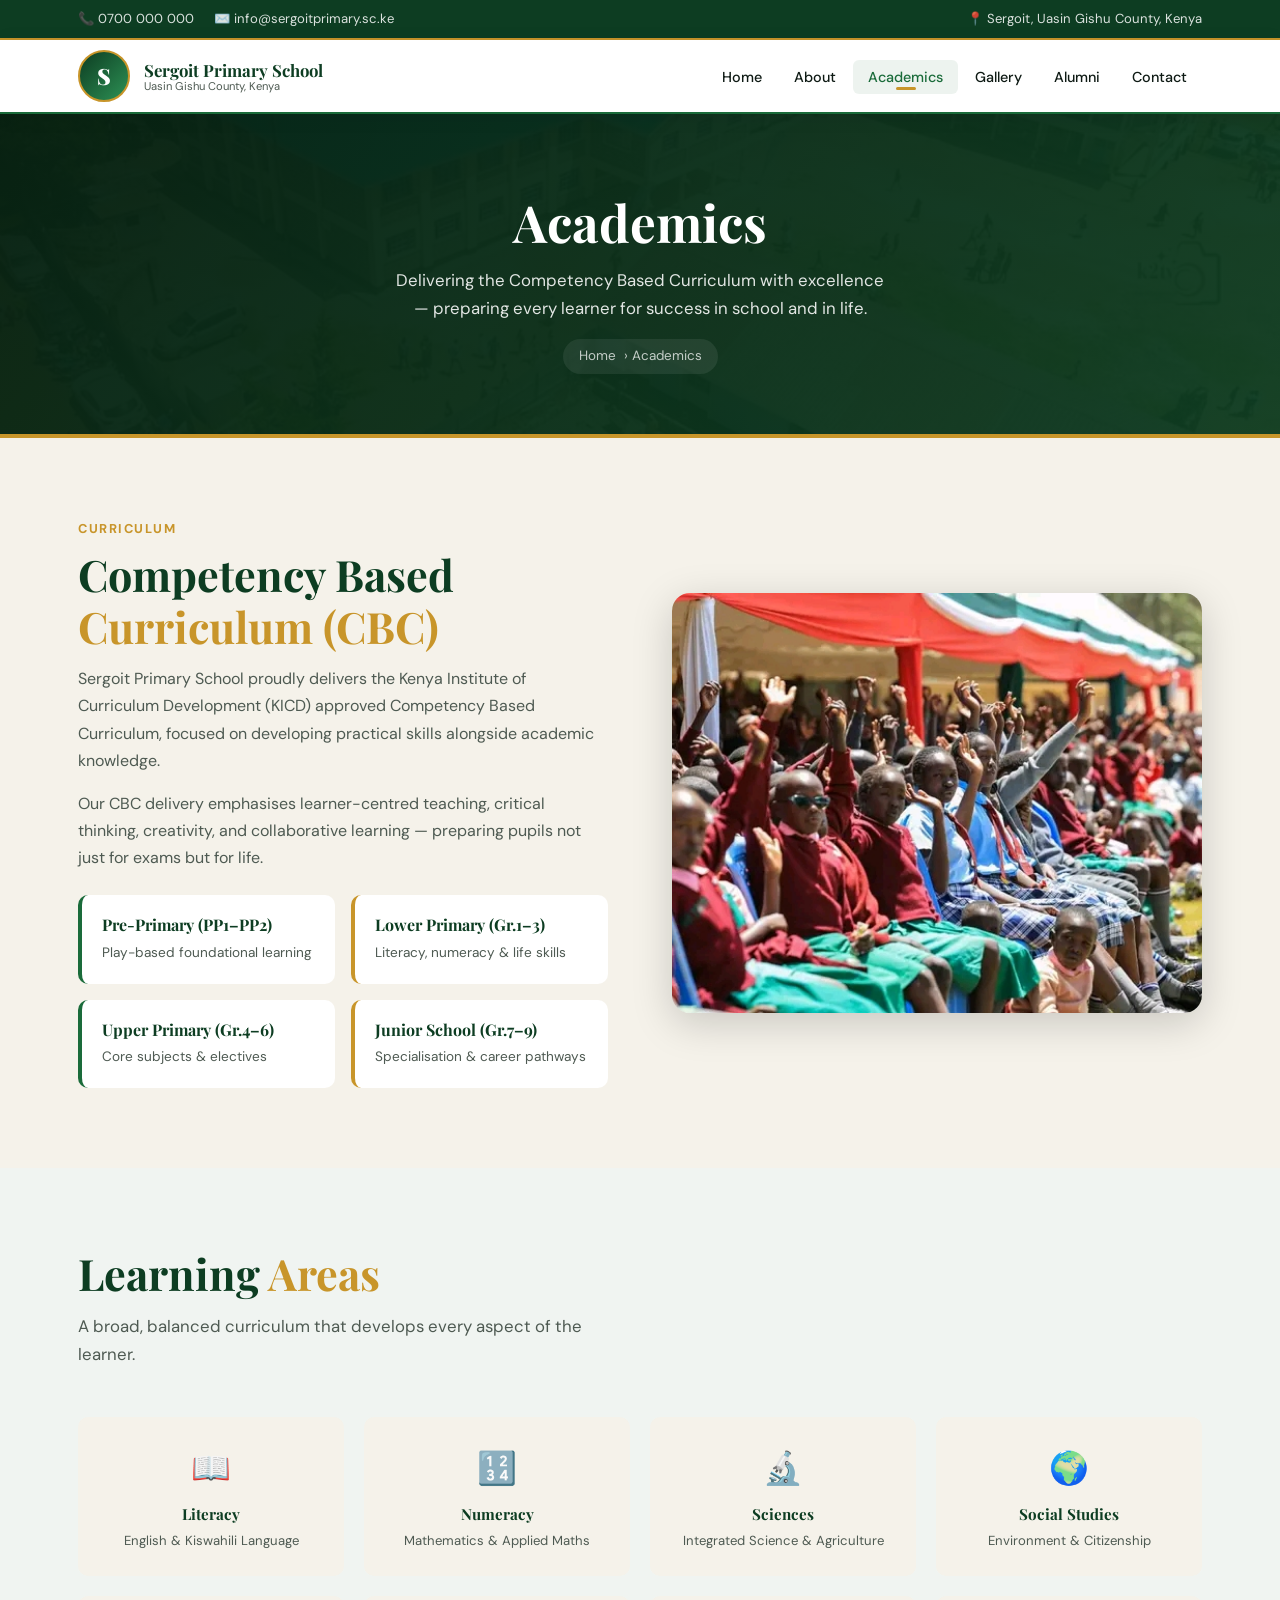
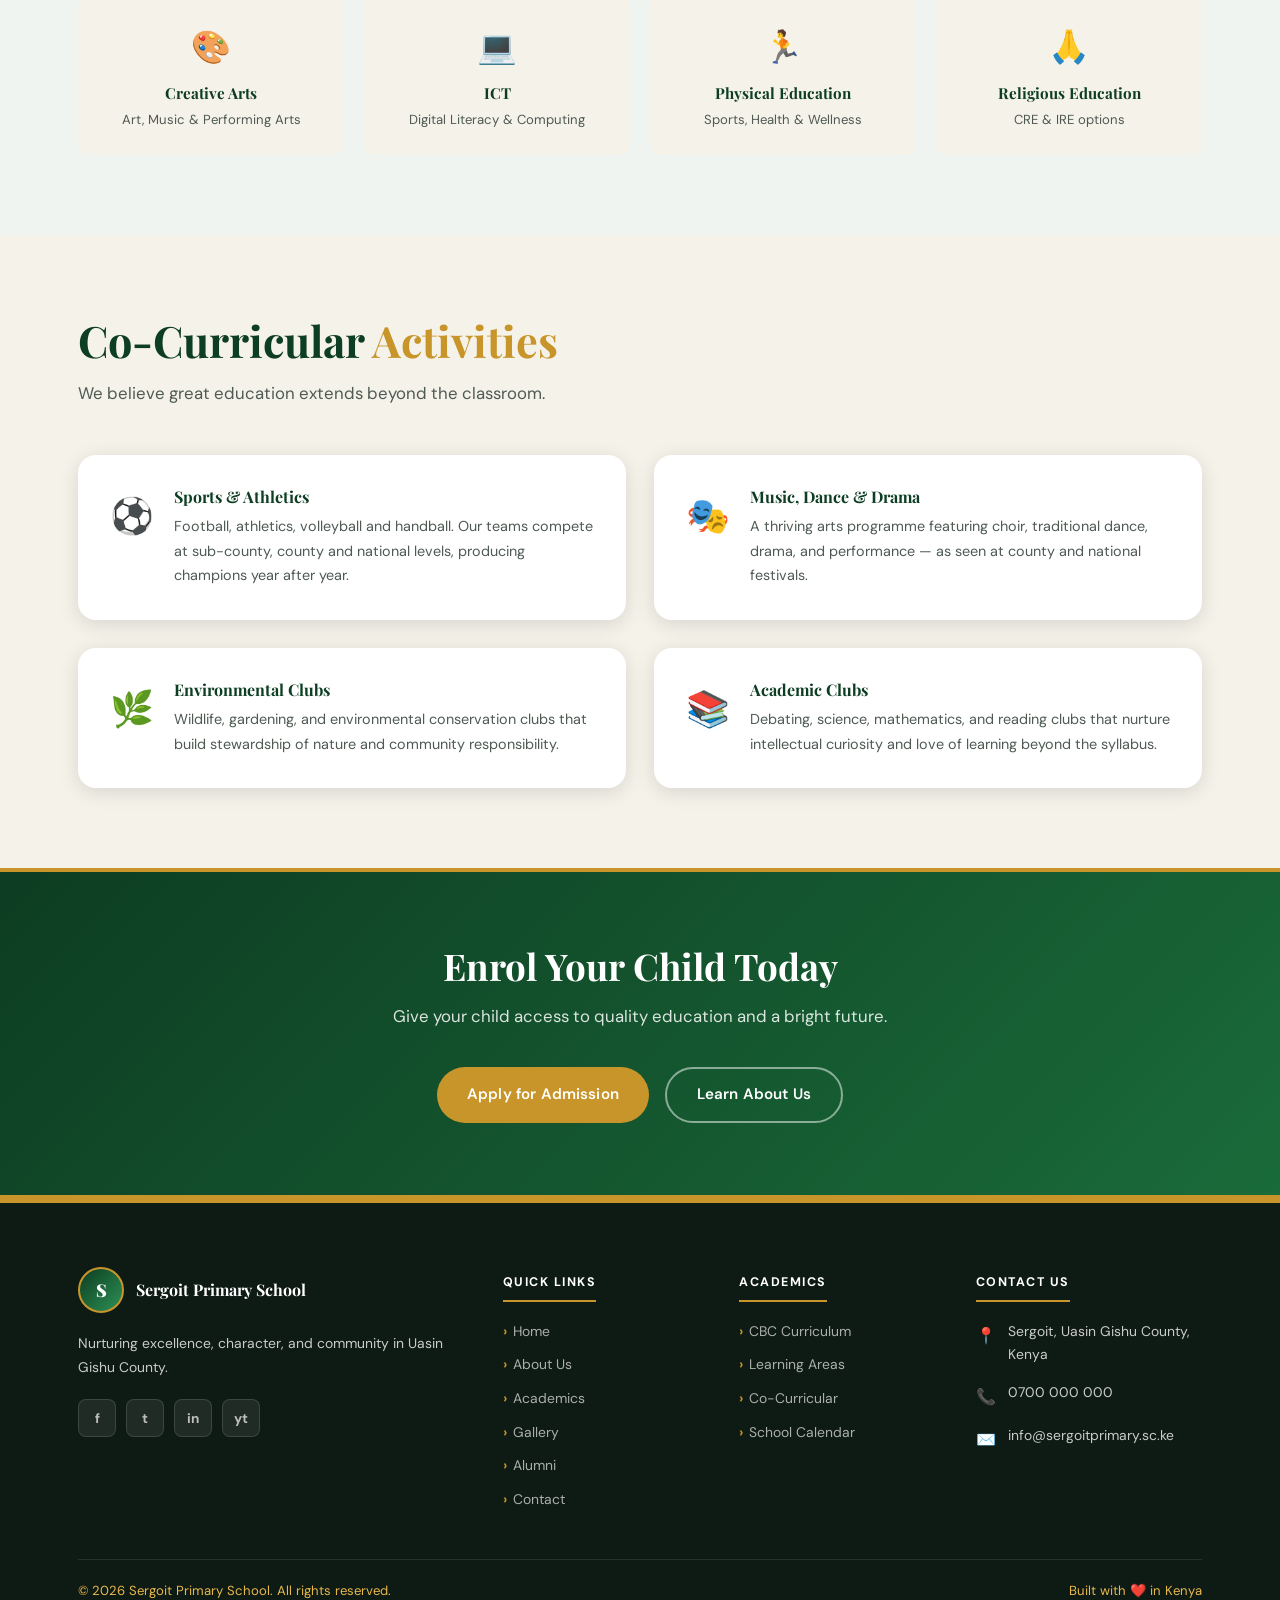
<file: academics.html>
<!DOCTYPE html>
<html lang="en">
<head>
  <meta charset="UTF-8">
  <meta name="viewport" content="width=device-width, initial-scale=1.0">
  <title>Academics — Sergoit Primary School</title>
  <link rel="stylesheet" href="css/style.css">
</head>
<body>

<div class="topbar">
  <div class="container">
    <div class="topbar-left">
      <span>📞 0700 000 000</span>
      <span>✉️ info@sergoitprimary.sc.ke</span>
    </div>
    <div class="topbar-right">
      <span>📍 Sergoit, Uasin Gishu County, Kenya</span>
    </div>
  </div>
</div>

<nav class="navbar">
  <div class="container">
    <a href="index.html" class="nav-brand">
      <div class="nav-logo">S</div>
      <div class="nav-name">Sergoit Primary School <span>Uasin Gishu County, Kenya</span></div>
    </a>
    <ul class="nav-links">
      <li><a href="index.html">Home</a></li>
      <li><a href="about.html">About</a></li>
      <li><a href="academics.html" class="active">Academics</a></li>
      <li><a href="gallery.html">Gallery</a></li>
      <li><a href="alumni.html">Alumni</a></li>
      <li><a href="contact.html">Contact</a></li>
    </ul>
    <div class="hamburger"><span></span><span></span><span></span></div>
  </div>
</nav>

<section class="page-hero">
  <div class="container">
    <h1>Academics</h1>
    <p>Delivering the Competency Based Curriculum with excellence — preparing every learner for success in school and in life.</p>
    <div class="breadcrumb"><a href="index.html">Home</a> › Academics</div>
  </div>
</section>

<!-- CBC Overview -->
<section class="section" style="background:var(--cream)">
  <div class="container">
    <div style="display:grid;grid-template-columns:1fr 1fr;gap:64px;align-items:center">
      <div>
        <div class="label" style="text-transform:uppercase;letter-spacing:.12em;font-size:.8rem;color:var(--gold);font-weight:700;margin-bottom:10px">Curriculum</div>
        <h2 class="section-title">Competency Based <span class="accent">Curriculum (CBC)</span></h2>
        <p style="color:var(--gray);margin-bottom:16px">Sergoit Primary School proudly delivers the Kenya Institute of Curriculum Development (KICD) approved Competency Based Curriculum, focused on developing practical skills alongside academic knowledge.</p>
        <p style="color:var(--gray);margin-bottom:16px">Our CBC delivery emphasises learner-centred teaching, critical thinking, creativity, and collaborative learning — preparing pupils not just for exams but for life.</p>
        <div style="display:grid;grid-template-columns:1fr 1fr;gap:16px;margin-top:24px">
          <div style="background:var(--white);padding:20px;border-radius:var(--radius);border-left:4px solid var(--green)">
            <h4 style="font-size:1rem;color:var(--green-dark);margin-bottom:6px">Pre-Primary (PP1–PP2)</h4>
            <p style="font-size:.85rem;color:var(--gray)">Play-based foundational learning</p>
          </div>
          <div style="background:var(--white);padding:20px;border-radius:var(--radius);border-left:4px solid var(--gold)">
            <h4 style="font-size:1rem;color:var(--green-dark);margin-bottom:6px">Lower Primary (Gr.1–3)</h4>
            <p style="font-size:.85rem;color:var(--gray)">Literacy, numeracy & life skills</p>
          </div>
          <div style="background:var(--white);padding:20px;border-radius:var(--radius);border-left:4px solid var(--green)">
            <h4 style="font-size:1rem;color:var(--green-dark);margin-bottom:6px">Upper Primary (Gr.4–6)</h4>
            <p style="font-size:.85rem;color:var(--gray)">Core subjects & electives</p>
          </div>
          <div style="background:var(--white);padding:20px;border-radius:var(--radius);border-left:4px solid var(--gold)">
            <h4 style="font-size:1rem;color:var(--green-dark);margin-bottom:6px">Junior School (Gr.7–9)</h4>
            <p style="font-size:.85rem;color:var(--gray)">Specialisation & career pathways</p>
          </div>
        </div>
      </div>
      <div>
        <img src="images/img3.jpg" alt="Students Learning" style="border-radius:var(--radius-lg);width:100%;height:420px;object-fit:cover;box-shadow:var(--shadow-lg)">
      </div>
    </div>
  </div>
</section>

<!-- Subjects -->
<section class="section">
  <div class="container">
    <h2 class="section-title">Learning <span class="accent">Areas</span></h2>
    <p class="section-subtitle">A broad, balanced curriculum that develops every aspect of the learner.</p>
    <div style="display:grid;grid-template-columns:repeat(4,1fr);gap:20px;margin-top:40px">
      <div style="background:var(--cream);padding:24px;border-radius:var(--radius);text-align:center">
        <div style="font-size:2rem;margin-bottom:10px">📖</div>
        <h4 style="font-size:.95rem;color:var(--green-dark);margin-bottom:6px">Literacy</h4>
        <p style="font-size:.82rem;color:var(--gray)">English & Kiswahili Language</p>
      </div>
      <div style="background:var(--cream);padding:24px;border-radius:var(--radius);text-align:center">
        <div style="font-size:2rem;margin-bottom:10px">🔢</div>
        <h4 style="font-size:.95rem;color:var(--green-dark);margin-bottom:6px">Numeracy</h4>
        <p style="font-size:.82rem;color:var(--gray)">Mathematics & Applied Maths</p>
      </div>
      <div style="background:var(--cream);padding:24px;border-radius:var(--radius);text-align:center">
        <div style="font-size:2rem;margin-bottom:10px">🔬</div>
        <h4 style="font-size:.95rem;color:var(--green-dark);margin-bottom:6px">Sciences</h4>
        <p style="font-size:.82rem;color:var(--gray)">Integrated Science & Agriculture</p>
      </div>
      <div style="background:var(--cream);padding:24px;border-radius:var(--radius);text-align:center">
        <div style="font-size:2rem;margin-bottom:10px">🌍</div>
        <h4 style="font-size:.95rem;color:var(--green-dark);margin-bottom:6px">Social Studies</h4>
        <p style="font-size:.82rem;color:var(--gray)">Environment & Citizenship</p>
      </div>
      <div style="background:var(--cream);padding:24px;border-radius:var(--radius);text-align:center">
        <div style="font-size:2rem;margin-bottom:10px">🎨</div>
        <h4 style="font-size:.95rem;color:var(--green-dark);margin-bottom:6px">Creative Arts</h4>
        <p style="font-size:.82rem;color:var(--gray)">Art, Music & Performing Arts</p>
      </div>
      <div style="background:var(--cream);padding:24px;border-radius:var(--radius);text-align:center">
        <div style="font-size:2rem;margin-bottom:10px">💻</div>
        <h4 style="font-size:.95rem;color:var(--green-dark);margin-bottom:6px">ICT</h4>
        <p style="font-size:.82rem;color:var(--gray)">Digital Literacy & Computing</p>
      </div>
      <div style="background:var(--cream);padding:24px;border-radius:var(--radius);text-align:center">
        <div style="font-size:2rem;margin-bottom:10px">🏃</div>
        <h4 style="font-size:.95rem;color:var(--green-dark);margin-bottom:6px">Physical Education</h4>
        <p style="font-size:.82rem;color:var(--gray)">Sports, Health & Wellness</p>
      </div>
      <div style="background:var(--cream);padding:24px;border-radius:var(--radius);text-align:center">
        <div style="font-size:2rem;margin-bottom:10px">🙏</div>
        <h4 style="font-size:.95rem;color:var(--green-dark);margin-bottom:6px">Religious Education</h4>
        <p style="font-size:.82rem;color:var(--gray)">CRE & IRE options</p>
      </div>
    </div>
  </div>
</section>

<!-- Co-Curricular -->
<section class="section" style="background:var(--cream)">
  <div class="container">
    <h2 class="section-title">Co-Curricular <span class="accent">Activities</span></h2>
    <p class="section-subtitle">We believe great education extends beyond the classroom.</p>
    <div style="display:grid;grid-template-columns:1fr 1fr;gap:28px;margin-top:40px">
      <div style="background:var(--white);padding:32px;border-radius:var(--radius-lg);box-shadow:var(--shadow);display:flex;gap:20px;align-items:flex-start">
        <div style="font-size:2.2rem;flex-shrink:0">⚽</div>
        <div>
          <h4 style="color:var(--green-dark);margin-bottom:8px">Sports & Athletics</h4>
          <p style="color:var(--gray);font-size:.9rem">Football, athletics, volleyball and handball. Our teams compete at sub-county, county and national levels, producing champions year after year.</p>
        </div>
      </div>
      <div style="background:var(--white);padding:32px;border-radius:var(--radius-lg);box-shadow:var(--shadow);display:flex;gap:20px;align-items:flex-start">
        <div style="font-size:2.2rem;flex-shrink:0">🎭</div>
        <div>
          <h4 style="color:var(--green-dark);margin-bottom:8px">Music, Dance & Drama</h4>
          <p style="color:var(--gray);font-size:.9rem">A thriving arts programme featuring choir, traditional dance, drama, and performance — as seen at county and national festivals.</p>
        </div>
      </div>
      <div style="background:var(--white);padding:32px;border-radius:var(--radius-lg);box-shadow:var(--shadow);display:flex;gap:20px;align-items:flex-start">
        <div style="font-size:2.2rem;flex-shrink:0">🌿</div>
        <div>
          <h4 style="color:var(--green-dark);margin-bottom:8px">Environmental Clubs</h4>
          <p style="color:var(--gray);font-size:.9rem">Wildlife, gardening, and environmental conservation clubs that build stewardship of nature and community responsibility.</p>
        </div>
      </div>
      <div style="background:var(--white);padding:32px;border-radius:var(--radius-lg);box-shadow:var(--shadow);display:flex;gap:20px;align-items:flex-start">
        <div style="font-size:2.2rem;flex-shrink:0">📚</div>
        <div>
          <h4 style="color:var(--green-dark);margin-bottom:8px">Academic Clubs</h4>
          <p style="color:var(--gray);font-size:.9rem">Debating, science, mathematics, and reading clubs that nurture intellectual curiosity and love of learning beyond the syllabus.</p>
        </div>
      </div>
    </div>
  </div>
</section>

<section class="cta-band">
  <div class="container">
    <h2>Enrol Your Child Today</h2>
    <p>Give your child access to quality education and a bright future.</p>
    <div class="cta-actions">
      <a href="contact.html" class="btn btn-gold">Apply for Admission</a>
      <a href="about.html" class="btn btn-outline" style="color:#fff;border-color:rgba(255,255,255,0.5)">Learn About Us</a>
    </div>
  </div>
</section>

<footer>
  <div class="container">
    <div class="footer-grid">
      <div class="footer-brand">
        <div class="footer-logo">
          <div class="footer-logo-circle">S</div>
          <div class="footer-logo-text">Sergoit Primary School</div>
        </div>
        <p>Nurturing excellence, character, and community in Uasin Gishu County.</p>
        <div class="footer-social">
          <a href="#" class="social-link">f</a>
          <a href="#" class="social-link">t</a>
          <a href="#" class="social-link">in</a>
          <a href="#" class="social-link">yt</a>
        </div>
      </div>
      <div class="footer-col">
        <h5>Quick Links</h5>
        <ul>
          <li><a href="index.html">Home</a></li>
          <li><a href="about.html">About Us</a></li>
          <li><a href="academics.html">Academics</a></li>
          <li><a href="gallery.html">Gallery</a></li>
          <li><a href="alumni.html">Alumni</a></li>
          <li><a href="contact.html">Contact</a></li>
        </ul>
      </div>
      <div class="footer-col">
        <h5>Academics</h5>
        <ul>
          <li><a href="#">CBC Curriculum</a></li>
          <li><a href="#">Learning Areas</a></li>
          <li><a href="#">Co-Curricular</a></li>
          <li><a href="#">School Calendar</a></li>
        </ul>
      </div>
      <div class="footer-col">
        <h5>Contact Us</h5>
        <div class="footer-contact-item"><span class="icon">📍</span><span>Sergoit, Uasin Gishu County, Kenya</span></div>
        <div class="footer-contact-item"><span class="icon">📞</span><span>0700 000 000</span></div>
        <div class="footer-contact-item"><span class="icon">✉️</span><span>info@sergoitprimary.sc.ke</span></div>
      </div>
    </div>
    <div class="footer-bottom">
      <span>© <span id="year"></span> Sergoit Primary School. All rights reserved.</span>
      <span>Built with ❤️ in <span>Kenya</span></span>
    </div>
  </div>
</footer>

<script src="js/main.js"></script>
</body>
</html>
</file>
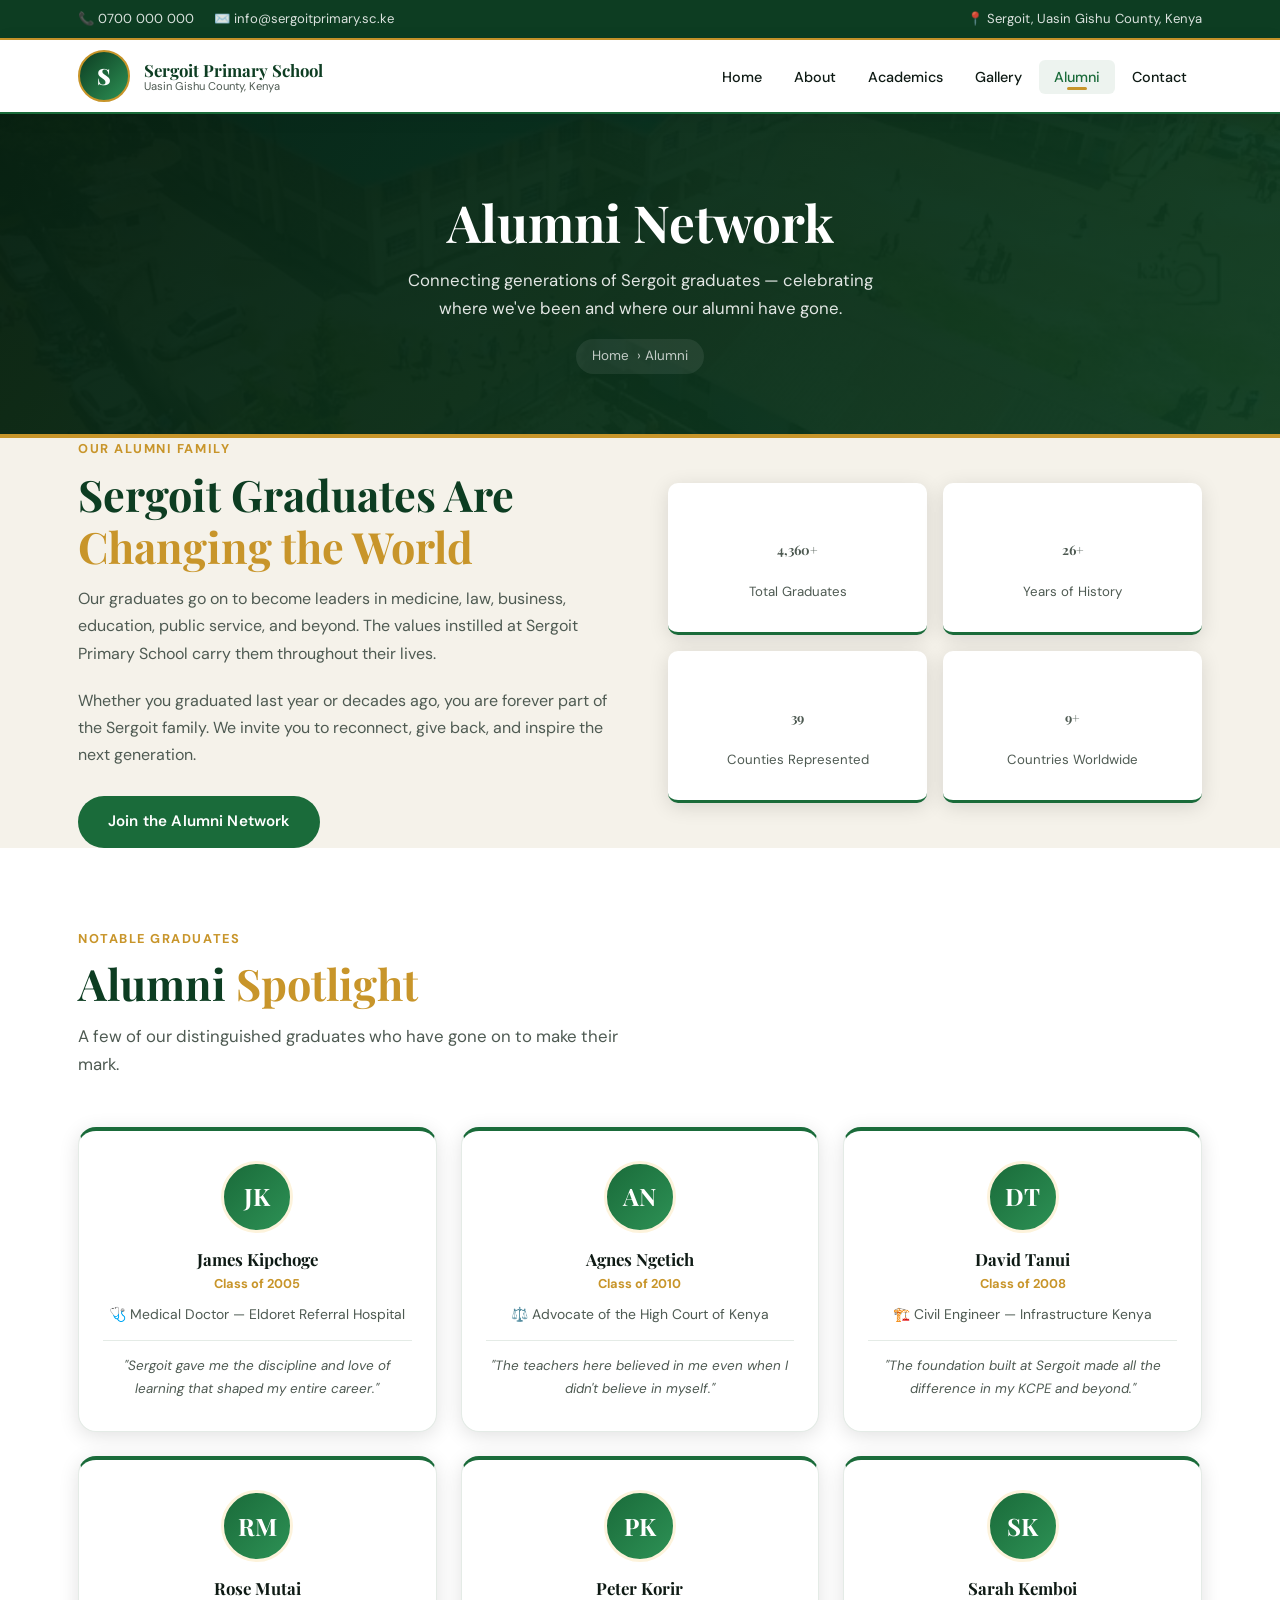
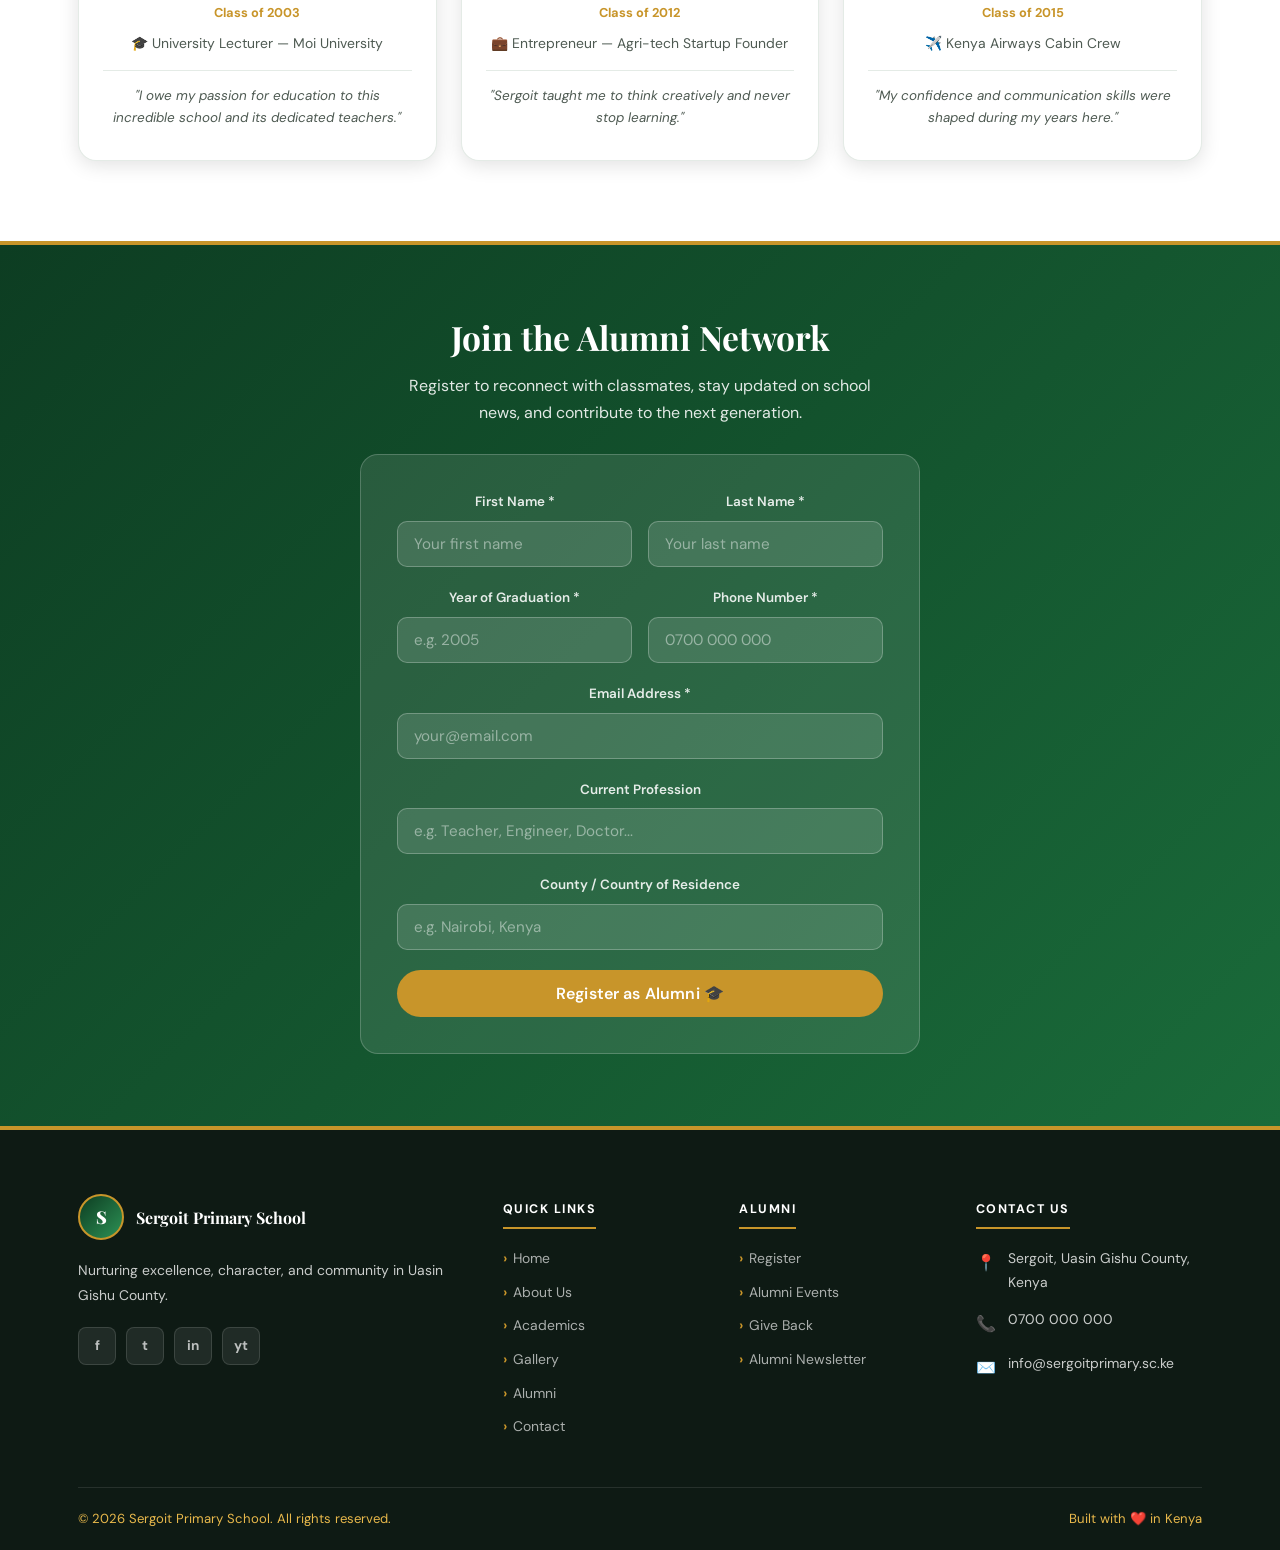
<file: alumni.html>
<!DOCTYPE html>
<html lang="en">
<head>
  <meta charset="UTF-8">
  <meta name="viewport" content="width=device-width, initial-scale=1.0">
  <title>Alumni — Sergoit Primary School</title>
  <link rel="stylesheet" href="css/style.css">
</head>
<body>

<div class="topbar">
  <div class="container">
    <div class="topbar-left">
      <span>📞 0700 000 000</span>
      <span>✉️ info@sergoitprimary.sc.ke</span>
    </div>
    <div class="topbar-right">
      <span>📍 Sergoit, Uasin Gishu County, Kenya</span>
    </div>
  </div>
</div>

<nav class="navbar">
  <div class="container">
    <a href="index.html" class="nav-brand">
      <div class="nav-logo">S</div>
      <div class="nav-name">Sergoit Primary School <span>Uasin Gishu County, Kenya</span></div>
    </a>
    <ul class="nav-links">
      <li><a href="index.html">Home</a></li>
      <li><a href="about.html">About</a></li>
      <li><a href="academics.html">Academics</a></li>
      <li><a href="gallery.html">Gallery</a></li>
      <li><a href="alumni.html" class="active">Alumni</a></li>
      <li><a href="contact.html">Contact</a></li>
    </ul>
    <div class="hamburger"><span></span><span></span><span></span></div>
  </div>
</nav>

<section class="page-hero">
  <div class="container">
    <h1>Alumni Network</h1>
    <p>Connecting generations of Sergoit graduates — celebrating where we've been and where our alumni have gone.</p>
    <div class="breadcrumb"><a href="index.html">Home</a> › Alumni</div>
  </div>
</section>

<!-- Alumni Intro -->
<section class="alumni-intro">
  <div class="container">
    <div>
      <div class="label" style="text-transform:uppercase;letter-spacing:.12em;font-size:.8rem;color:var(--gold);font-weight:700;margin-bottom:10px">Our Alumni Family</div>
      <h2 class="section-title">Sergoit Graduates Are <span class="accent">Changing the World</span></h2>
      <p style="color:var(--gray);margin-bottom:20px">Our graduates go on to become leaders in medicine, law, business, education, public service, and beyond. The values instilled at Sergoit Primary School carry them throughout their lives.</p>
      <p style="color:var(--gray);margin-bottom:28px">Whether you graduated last year or decades ago, you are forever part of the Sergoit family. We invite you to reconnect, give back, and inspire the next generation.</p>
      <a href="#register" class="btn btn-primary">Join the Alumni Network</a>
    </div>
    <div class="alumni-stats-grid">
      <div class="alumni-stat-card">
        <strong><span class="counter" data-target="5000" data-suffix="+">0</span></strong>
        <span>Total Graduates</span>
      </div>
      <div class="alumni-stat-card">
        <strong><span class="counter" data-target="30" data-suffix="+">0</span></strong>
        <span>Years of History</span>
      </div>
      <div class="alumni-stat-card">
        <strong><span class="counter" data-target="47">0</span></strong>
        <span>Counties Represented</span>
      </div>
      <div class="alumni-stat-card">
        <strong><span class="counter" data-target="12" data-suffix="+">0</span></strong>
        <span>Countries Worldwide</span>
      </div>
    </div>
  </div>
</section>

<!-- Notable Alumni -->
<section class="section" style="background:var(--white)">
  <div class="container">
    <div class="label" style="text-transform:uppercase;letter-spacing:.12em;font-size:.8rem;color:var(--gold);font-weight:700;margin-bottom:8px">Notable Graduates</div>
    <h2 class="section-title">Alumni <span class="accent">Spotlight</span></h2>
    <p class="section-subtitle">A few of our distinguished graduates who have gone on to make their mark.</p>
    <div class="alumni-card-grid">
      <div class="alumni-card">
        <div class="alumni-avatar">JK</div>
        <h4>James Kipchoge</h4>
        <div class="year">Class of 2005</div>
        <div class="career">🩺 Medical Doctor — Eldoret Referral Hospital</div>
        <div class="quote">"Sergoit gave me the discipline and love of learning that shaped my entire career."</div>
      </div>
      <div class="alumni-card">
        <div class="alumni-avatar">AN</div>
        <h4>Agnes Ngetich</h4>
        <div class="year">Class of 2010</div>
        <div class="career">⚖️ Advocate of the High Court of Kenya</div>
        <div class="quote">"The teachers here believed in me even when I didn't believe in myself."</div>
      </div>
      <div class="alumni-card">
        <div class="alumni-avatar">DT</div>
        <h4>David Tanui</h4>
        <div class="year">Class of 2008</div>
        <div class="career">🏗️ Civil Engineer — Infrastructure Kenya</div>
        <div class="quote">"The foundation built at Sergoit made all the difference in my KCPE and beyond."</div>
      </div>
      <div class="alumni-card">
        <div class="alumni-avatar">RM</div>
        <h4>Rose Mutai</h4>
        <div class="year">Class of 2003</div>
        <div class="career">🎓 University Lecturer — Moi University</div>
        <div class="quote">"I owe my passion for education to this incredible school and its dedicated teachers."</div>
      </div>
      <div class="alumni-card">
        <div class="alumni-avatar">PK</div>
        <h4>Peter Korir</h4>
        <div class="year">Class of 2012</div>
        <div class="career">💼 Entrepreneur — Agri-tech Startup Founder</div>
        <div class="quote">"Sergoit taught me to think creatively and never stop learning."</div>
      </div>
      <div class="alumni-card">
        <div class="alumni-avatar">SK</div>
        <h4>Sarah Kemboi</h4>
        <div class="year">Class of 2015</div>
        <div class="career">✈️ Kenya Airways Cabin Crew</div>
        <div class="quote">"My confidence and communication skills were shaped during my years here."</div>
      </div>
    </div>
  </div>
</section>

<!-- Alumni Registration -->
<section class="alumni-reg" id="register">
  <div class="container">
    <h2>Join the Alumni Network</h2>
    <p>Register to reconnect with classmates, stay updated on school news, and contribute to the next generation.</p>
    <div class="alumni-form">
      <form id="alumni-form">
        <div class="form-row">
          <div class="form-group">
            <label for="a-fname">First Name *</label>
            <input type="text" id="a-fname" placeholder="Your first name" required>
          </div>
          <div class="form-group">
            <label for="a-lname">Last Name *</label>
            <input type="text" id="a-lname" placeholder="Your last name" required>
          </div>
        </div>
        <div class="form-row">
          <div class="form-group">
            <label for="a-gradyear">Year of Graduation *</label>
            <input type="number" id="a-gradyear" placeholder="e.g. 2005" min="1980" max="2024" required>
          </div>
          <div class="form-group">
            <label for="a-phone">Phone Number *</label>
            <input type="tel" id="a-phone" placeholder="0700 000 000" required>
          </div>
        </div>
        <div class="form-group">
          <label for="a-email">Email Address *</label>
          <input type="email" id="a-email" placeholder="your@email.com" required>
        </div>
        <div class="form-group">
          <label for="a-profession">Current Profession</label>
          <input type="text" id="a-profession" placeholder="e.g. Teacher, Engineer, Doctor...">
        </div>
        <div class="form-group">
          <label for="a-location">County / Country of Residence</label>
          <input type="text" id="a-location" placeholder="e.g. Nairobi, Kenya">
        </div>
        <button type="submit" class="btn btn-gold" style="width:100%;justify-content:center;font-size:1rem">Register as Alumni 🎓</button>
        <div class="form-success" id="alumni-success" style="background:rgba(255,255,255,0.15);color:#fff;border-color:rgba(255,255,255,0.3)">✅ Welcome to the Sergoit Alumni Network! We'll be in touch soon.</div>
        <div class="form-error" id="alumni-error" style="background:rgba(200,40,40,0.15);color:#fff;border-color:rgba(255,255,255,0.3)">⚠️ Something went wrong submitting your registration. Please try again.</div>
      </form>
    </div>
  </div>
</section>

<footer>
  <div class="container">
    <div class="footer-grid">
      <div class="footer-brand">
        <div class="footer-logo">
          <div class="footer-logo-circle">S</div>
          <div class="footer-logo-text">Sergoit Primary School</div>
        </div>
        <p>Nurturing excellence, character, and community in Uasin Gishu County.</p>
        <div class="footer-social">
          <a href="#" class="social-link">f</a>
          <a href="#" class="social-link">t</a>
          <a href="#" class="social-link">in</a>
          <a href="#" class="social-link">yt</a>
        </div>
      </div>
      <div class="footer-col">
        <h5>Quick Links</h5>
        <ul>
          <li><a href="index.html">Home</a></li>
          <li><a href="about.html">About Us</a></li>
          <li><a href="academics.html">Academics</a></li>
          <li><a href="gallery.html">Gallery</a></li>
          <li><a href="alumni.html">Alumni</a></li>
          <li><a href="contact.html">Contact</a></li>
        </ul>
      </div>
      <div class="footer-col">
        <h5>Alumni</h5>
        <ul>
          <li><a href="#register">Register</a></li>
          <li><a href="#">Alumni Events</a></li>
          <li><a href="#">Give Back</a></li>
          <li><a href="#">Alumni Newsletter</a></li>
        </ul>
      </div>
      <div class="footer-col">
        <h5>Contact Us</h5>
        <div class="footer-contact-item"><span class="icon">📍</span><span>Sergoit, Uasin Gishu County, Kenya</span></div>
        <div class="footer-contact-item"><span class="icon">📞</span><span>0700 000 000</span></div>
        <div class="footer-contact-item"><span class="icon">✉️</span><span>info@sergoitprimary.sc.ke</span></div>
      </div>
    </div>
    <div class="footer-bottom">
      <span>© <span id="year"></span> Sergoit Primary School. All rights reserved.</span>
      <span>Built with ❤️ in <span>Kenya</span></span>
    </div>
  </div>
</footer>

<script src="js/main.js"></script>
</body>
</html>
</file>
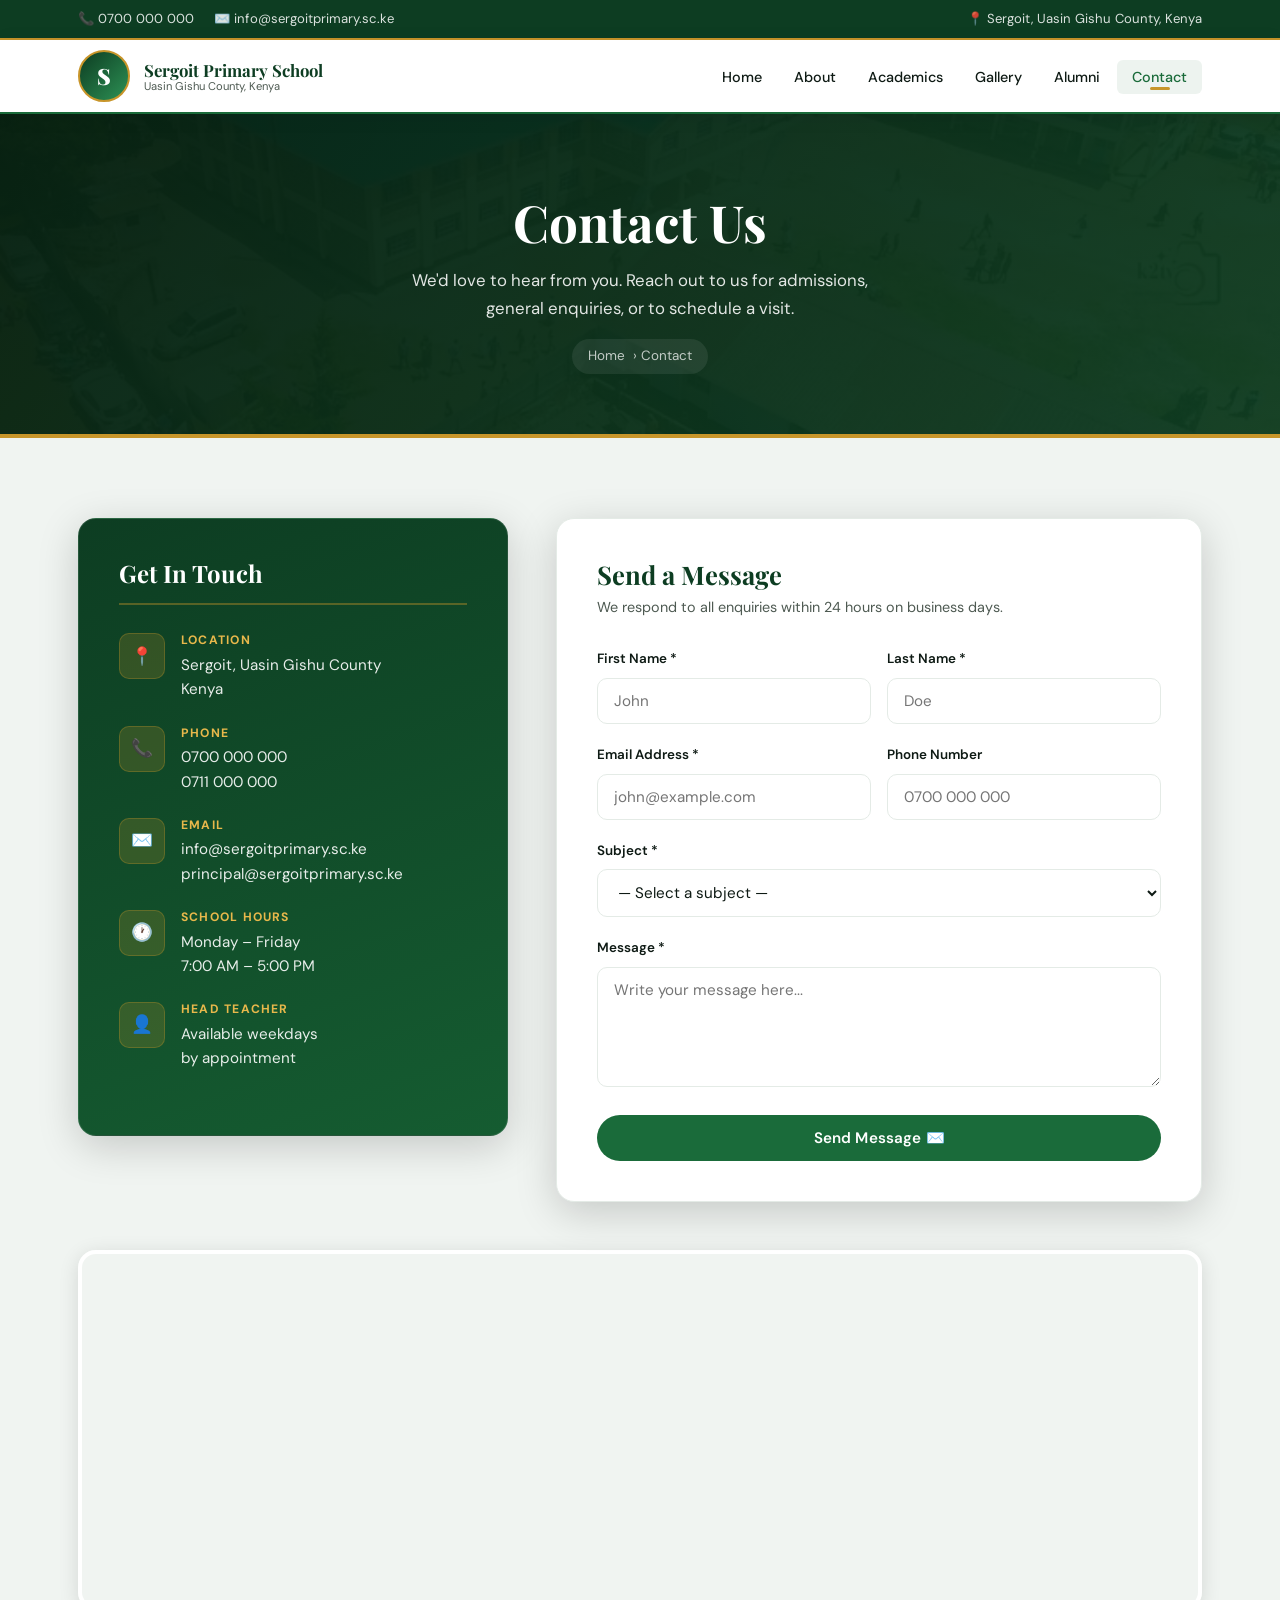
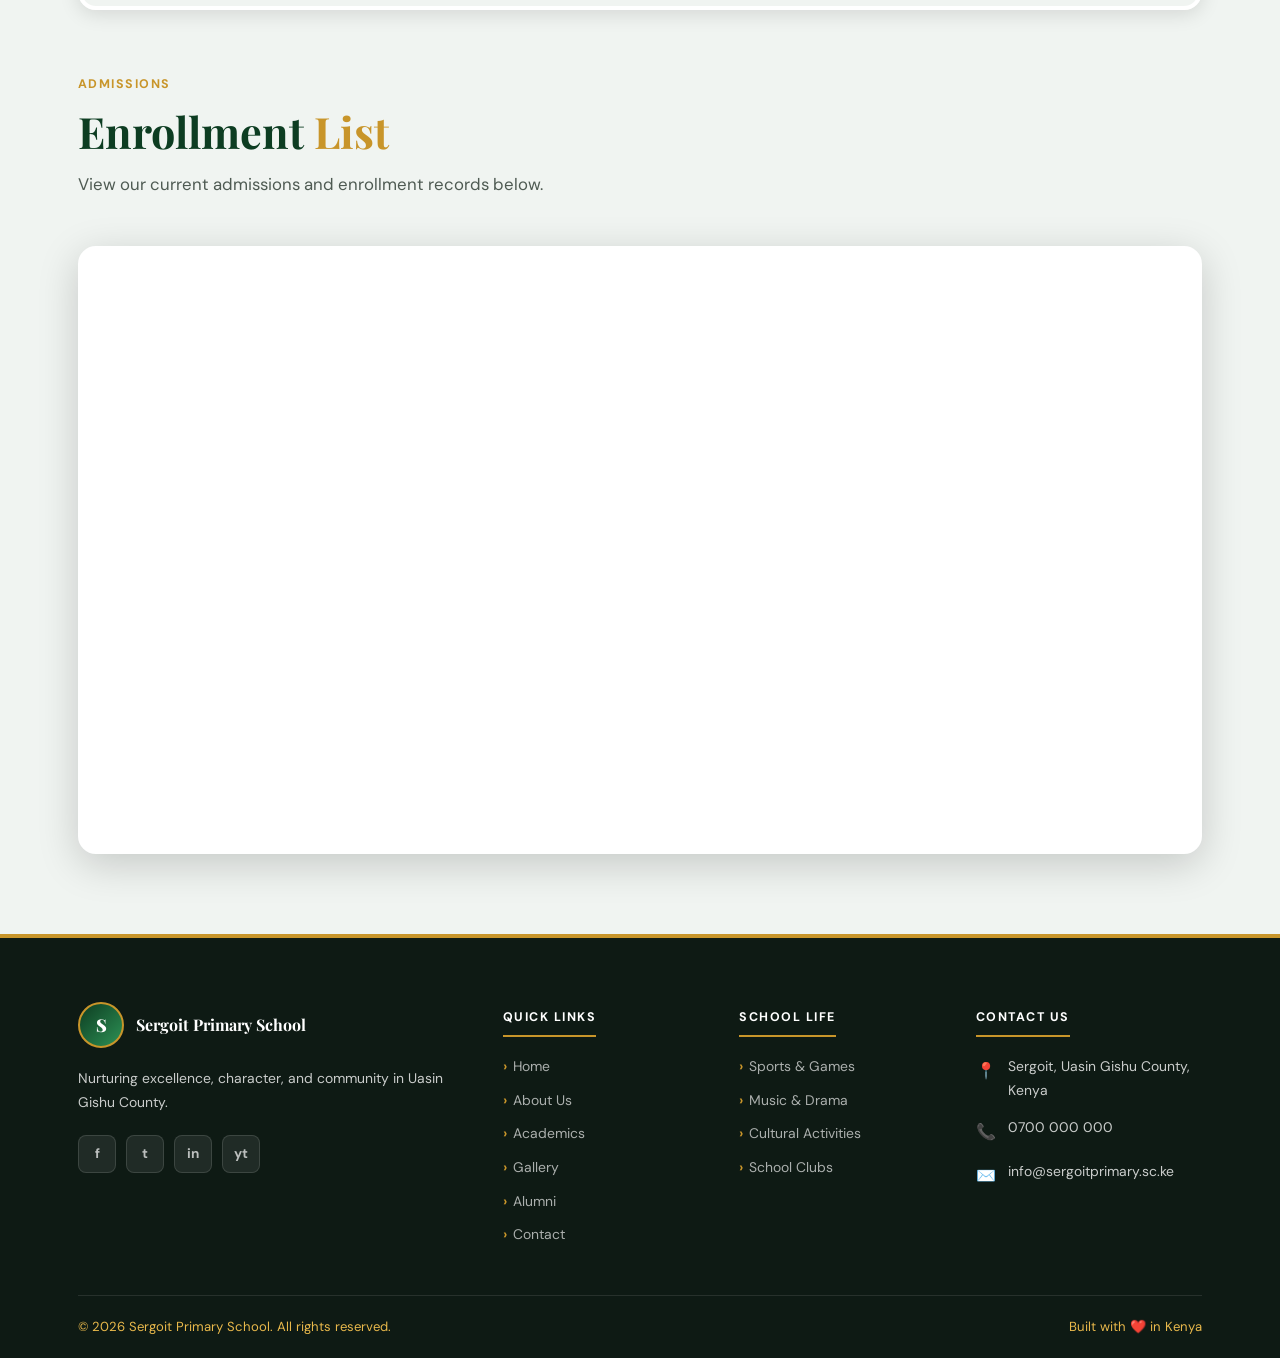
<file: contact.html>
<!DOCTYPE html>
<html lang="en">
<head>
  <meta charset="UTF-8">
  <meta name="viewport" content="width=device-width, initial-scale=1.0">
  <title>Contact Us — Sergoit Primary School</title>
  <link rel="stylesheet" href="css/style.css">
</head>
<body>

<div class="topbar">
  <div class="container">
    <div class="topbar-left">
      <span>📞 0700 000 000</span>
      <span>✉️ info@sergoitprimary.sc.ke</span>
    </div>
    <div class="topbar-right">
      <span>📍 Sergoit, Uasin Gishu County, Kenya</span>
    </div>
  </div>
</div>

<nav class="navbar">
  <div class="container">
    <a href="index.html" class="nav-brand">
      <div class="nav-logo">S</div>
      <div class="nav-name">Sergoit Primary School <span>Uasin Gishu County, Kenya</span></div>
    </a>
    <ul class="nav-links">
      <li><a href="index.html">Home</a></li>
      <li><a href="about.html">About</a></li>
      <li><a href="academics.html">Academics</a></li>
      <li><a href="gallery.html">Gallery</a></li>
      <li><a href="alumni.html">Alumni</a></li>
      <li><a href="contact.html" class="active">Contact</a></li>
    </ul>
    <div class="hamburger"><span></span><span></span><span></span></div>
  </div>
</nav>

<section class="page-hero">
  <div class="container">
    <h1>Contact Us</h1>
    <p>We'd love to hear from you. Reach out to us for admissions, general enquiries, or to schedule a visit.</p>
    <div class="breadcrumb"><a href="index.html">Home</a> › Contact</div>
  </div>
</section>

<section class="section">
  <div class="container">
    <div class="contact-grid">
      <!-- Info Card -->
      <div class="contact-info-card">
        <h3>Get In Touch</h3>
        <div class="contact-item">
          <div class="ci-icon">📍</div>
          <div>
            <h5>Location</h5>
            <p>Sergoit, Uasin Gishu County<br>Kenya</p>
          </div>
        </div>
        <div class="contact-item">
          <div class="ci-icon">📞</div>
          <div>
            <h5>Phone</h5>
            <p>0700 000 000<br>0711 000 000</p>
          </div>
        </div>
        <div class="contact-item">
          <div class="ci-icon">✉️</div>
          <div>
            <h5>Email</h5>
            <p>info@sergoitprimary.sc.ke<br>principal@sergoitprimary.sc.ke</p>
          </div>
        </div>
        <div class="contact-item">
          <div class="ci-icon">🕐</div>
          <div>
            <h5>School Hours</h5>
            <p>Monday – Friday<br>7:00 AM – 5:00 PM</p>
          </div>
        </div>
        <div class="contact-item">
          <div class="ci-icon">👤</div>
          <div>
            <h5>Head Teacher</h5>
            <p>Available weekdays<br>by appointment</p>
          </div>
        </div>
      </div>

      <!-- Form -->
      <div class="contact-form">
        <h3 style="font-size:1.6rem;margin-bottom:6px;color:var(--green-dark)">Send a Message</h3>
        <p style="color:var(--gray);font-size:.9rem;margin-bottom:28px">We respond to all enquiries within 24 hours on business days.</p>
        <form id="contact-form">
          <div class="form-row">
            <div class="form-group">
              <label for="fname">First Name *</label>
              <input type="text" id="fname" placeholder="John" required>
            </div>
            <div class="form-group">
              <label for="lname">Last Name *</label>
              <input type="text" id="lname" placeholder="Doe" required>
            </div>
          </div>
          <div class="form-row">
            <div class="form-group">
              <label for="email">Email Address *</label>
              <input type="email" id="email" placeholder="john@example.com" required>
            </div>
            <div class="form-group">
              <label for="phone">Phone Number</label>
              <input type="tel" id="phone" placeholder="0700 000 000">
            </div>
          </div>
          <div class="form-group">
            <label for="subject">Subject *</label>
            <select id="subject" required>
              <option value="">— Select a subject —</option>
              <option>Admission Enquiry</option>
              <option>General Information</option>
              <option>Alumni Affairs</option>
              <option>Feedback / Complaint</option>
              <option>Partnership / Donation</option>
              <option>Other</option>
            </select>
          </div>
          <div class="form-group">
            <label for="message">Message *</label>
            <textarea id="message" placeholder="Write your message here..." required></textarea>
          </div>
          <button type="submit" class="btn btn-primary" style="width:100%;justify-content:center">Send Message ✉️</button>
          <div class="form-success" id="form-success">✅ Thank you! Your message has been received. We'll be in touch shortly.</div>
          <div class="form-error" id="form-error">⚠️ Something went wrong sending your message. Please try again.</div>
        </form>
      </div>
    </div>

    <!-- Map -->
    <div class="map-wrap">
      <iframe
        src="https://www.google.com/maps/embed?pb=!1m18!1m12!1m3!1d15959.24!2d35.3200!3d0.5200!2m3!1f0!2f0!3f0!3m2!1i1024!2i768!4f13.1!3m3!1m2!1s0x0%3A0x0!2zMCczNi4wIk4gMzXCsDE5JzEyLjAiRQ!5e0!3m2!1sen!2ske!4v1600000000000!5m2!1sen!2ske"
        allowfullscreen="" loading="lazy" referrerpolicy="no-referrer-when-downgrade"
        title="Sergoit Primary School Location">
      </iframe>
    </div>

    <!-- Admissions / Enrollment List -->
    <div class="sheet-section">
      <span class="label-tag">Admissions</span>
      <h2 class="section-title">Enrollment <span class="accent">List</span></h2>
      <p class="section-subtitle">View our current admissions and enrollment records below.</p>
      <div class="sheet-wrap">
        <iframe src="https://docs.google.com/spreadsheets/d/e/2PACX-1vRirpWVtLdEeP8UU0ibEzQKRld6Mzd6YVLGGlDfYmkX6nCIL9vsAvqEC_AqIifmJWdfisE_MZDwGinN/pubhtml?widget=true&amp;headers=false" title="Admissions Enrollment List"></iframe>
      </div>
    </div>
  </div>
</section>

<footer>
  <div class="container">
    <div class="footer-grid">
      <div class="footer-brand">
        <div class="footer-logo">
          <div class="footer-logo-circle">S</div>
          <div class="footer-logo-text">Sergoit Primary School</div>
        </div>
        <p>Nurturing excellence, character, and community in Uasin Gishu County.</p>
        <div class="footer-social">
          <a href="#" class="social-link">f</a>
          <a href="#" class="social-link">t</a>
          <a href="#" class="social-link">in</a>
          <a href="#" class="social-link">yt</a>
        </div>
      </div>
      <div class="footer-col">
        <h5>Quick Links</h5>
        <ul>
          <li><a href="index.html">Home</a></li>
          <li><a href="about.html">About Us</a></li>
          <li><a href="academics.html">Academics</a></li>
          <li><a href="gallery.html">Gallery</a></li>
          <li><a href="alumni.html">Alumni</a></li>
          <li><a href="contact.html">Contact</a></li>
        </ul>
      </div>
      <div class="footer-col">
        <h5>School Life</h5>
        <ul>
          <li><a href="#">Sports & Games</a></li>
          <li><a href="#">Music & Drama</a></li>
          <li><a href="#">Cultural Activities</a></li>
          <li><a href="#">School Clubs</a></li>
        </ul>
      </div>
      <div class="footer-col">
        <h5>Contact Us</h5>
        <div class="footer-contact-item"><span class="icon">📍</span><span>Sergoit, Uasin Gishu County, Kenya</span></div>
        <div class="footer-contact-item"><span class="icon">📞</span><span>0700 000 000</span></div>
        <div class="footer-contact-item"><span class="icon">✉️</span><span>info@sergoitprimary.sc.ke</span></div>
      </div>
    </div>
    <div class="footer-bottom">
      <span>© <span id="year"></span> Sergoit Primary School. All rights reserved.</span>
      <span>Built with ❤️ in <span>Kenya</span></span>
    </div>
  </div>
</footer>

<script src="js/main.js"></script>
</body>
</html>
</file>
<file: css/style.css>
/* ============================================
   SERGOIT PRIMARY SCHOOL — STYLESHEET v2
   Rich colours, works offline & online
   ============================================ */

@import url('https://fonts.googleapis.com/css2?family=Playfair+Display:wght@400;600;700;900&family=DM+Sans:wght@300;400;500;600&display=swap');

:root {
  --green:       #1a6b3a;
  --green-dark:  #0d3d22;
  --green-mid:   #155c31;
  --green-light: #2d9155;
  --gold:        #c8952a;
  --gold-light:  #e8b84b;
  --gold-pale:   #fdf3dc;
  --cream:       #f5f2ea;
  --white:       #ffffff;
  --dark:        #0e1a14;
  --gray:        #4e5a52;
  --gray-light:  #e4ebe6;
  --shadow:      0 4px 20px rgba(0,0,0,0.12);
  --shadow-lg:   0 10px 40px rgba(0,0,0,0.18);
  --radius:      10px;
  --radius-lg:   18px;
  --transition:  0.3s cubic-bezier(0.4,0,0.2,1);
}

*,*::before,*::after{box-sizing:border-box;margin:0;padding:0}
html{scroll-behavior:smooth}
body{
  font-family:'DM Sans',Georgia,sans-serif;
  color:var(--dark);
  background:#f0f4f1;
  line-height:1.7;
  overflow-x:hidden;
}
h1,h2,h3,h4,h5{font-family:'Playfair Display',Georgia,serif;line-height:1.2}
a{text-decoration:none;color:inherit;transition:var(--transition)}
img{display:block;max-width:100%}
ul{list-style:none}

/* ---- UTILITY ---- */
.container{max-width:1180px;margin:0 auto;padding:0 28px}
.section{padding:80px 0}
.section-title{font-size:clamp(1.9rem,4vw,2.7rem);color:var(--green-dark);margin-bottom:12px}
.section-subtitle{font-size:1.05rem;color:var(--gray);margin-bottom:48px;max-width:540px}
.accent{color:var(--gold)}
.label-tag{
  text-transform:uppercase;letter-spacing:.12em;font-size:.78rem;
  color:var(--gold);font-weight:700;margin-bottom:10px;display:block;
}

/* BUTTONS */
.btn{
  display:inline-flex;align-items:center;gap:8px;
  padding:13px 30px;border-radius:50px;
  font-family:'DM Sans',sans-serif;font-size:.95rem;font-weight:600;
  cursor:pointer;border:none;transition:var(--transition);text-decoration:none;
  letter-spacing:.01em;
}
.btn-primary{background:var(--green);color:#fff}
.btn-primary:hover{background:var(--green-dark);transform:translateY(-2px);box-shadow:var(--shadow)}
.btn-outline{background:transparent;color:var(--green);border:2px solid var(--green)}
.btn-outline:hover{background:var(--green);color:#fff}
.btn-gold{background:var(--gold);color:#fff}
.btn-gold:hover{background:#a87820;transform:translateY(-2px)}
.btn-white{background:#fff;color:var(--green-dark)}
.btn-white:hover{background:var(--cream);transform:translateY(-2px)}

/* ---- TOPBAR ---- */
.topbar{
  background:var(--green-dark);
  color:rgba(255,255,255,.85);
  font-size:.82rem;padding:8px 0;
  border-bottom:2px solid var(--gold);
}
.topbar .container{display:flex;justify-content:space-between;align-items:center;flex-wrap:wrap;gap:8px}
.topbar a{color:inherit}
.topbar a:hover{color:var(--gold-light)}
.topbar-left,.topbar-right{display:flex;align-items:center;gap:20px}

/* ---- NAVBAR ---- */
.navbar{
  background:#fff;
  position:sticky;top:0;z-index:1000;
  box-shadow:0 2px 0 var(--green),0 4px 20px rgba(0,0,0,.08);
}
.navbar .container{display:flex;align-items:center;justify-content:space-between;height:72px}
.nav-brand{display:flex;align-items:center;gap:14px}
.nav-logo{
  width:52px;height:52px;
  background:linear-gradient(135deg,var(--green-dark),var(--green-light));
  border-radius:50%;display:flex;align-items:center;justify-content:center;
  color:#fff;font-family:'Playfair Display',serif;font-size:1.4rem;font-weight:900;
  flex-shrink:0;border:2px solid var(--gold);
}
.nav-name{font-family:'Playfair Display',serif;font-size:1.05rem;color:var(--green-dark);font-weight:700;line-height:1.2}
.nav-name span{display:block;font-family:'DM Sans',sans-serif;font-size:.7rem;color:var(--gray);font-weight:400}
.nav-links{display:flex;align-items:center;gap:2px}
.nav-links a{
  padding:8px 15px;font-size:.9rem;font-weight:500;
  color:var(--dark);border-radius:6px;position:relative;
}
.nav-links a:hover,.nav-links a.active{color:var(--green);background:rgba(26,107,58,.08)}
.nav-links a.active::after{
  content:'';position:absolute;bottom:4px;left:50%;transform:translateX(-50%);
  width:20px;height:3px;background:var(--gold);border-radius:2px;
}
.hamburger{display:none;flex-direction:column;gap:5px;cursor:pointer;padding:8px}
.hamburger span{display:block;width:24px;height:2px;background:var(--dark);border-radius:2px;transition:var(--transition)}

/* ---- HERO SLIDER ---- */
.hero{
  position:relative;min-height:90vh;
  display:flex;align-items:center;
  overflow:hidden;
  background:var(--green-dark); /* solid fallback always visible */
}
.hero-slides{position:absolute;inset:0}
.hero-slide{
  position:absolute;inset:0;
  background-size:cover;background-position:center;
  opacity:0;transition:opacity 1.2s ease;
}
.hero-slide.active{opacity:1}
.hero-slide::after{
  content:'';position:absolute;inset:0;
  background:linear-gradient(110deg,rgba(7,30,16,.92) 40%,rgba(7,30,16,.60) 100%);
}
.hero-content{position:relative;z-index:2;max-width:720px;padding:40px 0}
.hero-badge{
  display:inline-flex;align-items:center;gap:8px;
  background:rgba(200,149,42,.22);border:1.5px solid rgba(200,149,42,.5);
  color:var(--gold-light);font-size:.8rem;font-weight:700;letter-spacing:.12em;
  text-transform:uppercase;padding:7px 18px;border-radius:50px;margin-bottom:24px;
}
.hero h1{
  font-size:clamp(2.4rem,6vw,4.2rem);
  color:#fff;font-weight:900;margin-bottom:20px;
  text-shadow:0 2px 12px rgba(0,0,0,.3);
}
.hero p{
  font-size:1.15rem;color:rgba(255,255,255,.85);
  margin-bottom:36px;line-height:1.85;max-width:580px;
}
.hero-actions{display:flex;gap:14px;flex-wrap:wrap;margin-bottom:56px}
.hero-stats{display:flex;gap:0;flex-wrap:wrap}
.hero-stat{
  color:#fff;padding:20px 32px;
  border-left:1px solid rgba(255,255,255,.15);
}
.hero-stat:first-child{border-left:none;padding-left:0}
.hero-stat strong{display:block;font-size:2.1rem;font-family:'Playfair Display',serif;color:var(--gold-light);line-height:1}
.hero-stat span{font-size:.82rem;color:rgba(255,255,255,.65);margin-top:4px;display:block}

/* Slider dots */
.hero-dots{
  position:absolute;bottom:28px;left:50%;transform:translateX(-50%);
  z-index:10;display:flex;gap:10px;
}
.hero-dot{
  width:8px;height:8px;border-radius:50%;
  background:rgba(255,255,255,.4);border:none;cursor:pointer;transition:var(--transition);padding:0;
}
.hero-dot.active{background:var(--gold-light);width:28px;border-radius:4px}

/* ---- FEATURES STRIP ---- */
.features-strip{
  background:linear-gradient(90deg,var(--green-dark) 0%,var(--green-mid) 50%,var(--green-dark) 100%);
  padding:28px 0;
  border-top:3px solid var(--gold);
  border-bottom:3px solid var(--gold);
}
.features-strip .container{display:grid;grid-template-columns:repeat(4,1fr);gap:0}
.feature-item{
  display:flex;align-items:center;gap:14px;color:#fff;
  padding:8px 24px;border-right:1px solid rgba(255,255,255,.15);
}
.feature-item:last-child{border-right:none}
.feature-icon{
  font-size:2rem;flex-shrink:0;
  width:48px;height:48px;
  background:rgba(200,149,42,.2);
  border-radius:10px;display:flex;align-items:center;justify-content:center;
}
.feature-item h4{font-family:'DM Sans',sans-serif;font-size:.9rem;font-weight:600;margin-bottom:2px}
.feature-item p{font-size:.76rem;opacity:.7}

/* ---- WELCOME SECTION ---- */
.welcome{background:var(--cream)}
.welcome .container{display:grid;grid-template-columns:1fr 1fr;gap:64px;align-items:center}
.welcome-imgs{position:relative;padding-bottom:30px;padding-right:30px}
.welcome-img-main{border-radius:var(--radius-lg);overflow:hidden;box-shadow:var(--shadow-lg);border:4px solid #fff}
.welcome-img-main img{width:100%;height:400px;object-fit:cover}
.welcome-img-badge{
  position:absolute;bottom:0;right:0;
  background:var(--gold);color:#fff;
  padding:22px 28px;border-radius:var(--radius);text-align:center;
  box-shadow:var(--shadow);border:3px solid #fff;
}
.welcome-img-badge strong{display:block;font-size:2.4rem;font-family:'Playfair Display',serif;line-height:1}
.welcome-img-badge span{font-size:.78rem;opacity:.9;display:block;margin-top:4px}
.welcome-text p{color:var(--gray);margin-bottom:18px;font-size:.97rem}
.welcome-vals{display:flex;flex-direction:column;gap:12px;margin:24px 0 30px}
.val-item{display:flex;align-items:center;gap:12px}
.val-check{
  width:22px;height:22px;background:var(--green);border-radius:50%;
  display:flex;align-items:center;justify-content:center;color:#fff;
  font-size:.75rem;flex-shrink:0;font-weight:700;
}
.val-item span{font-size:.95rem;font-weight:500;color:var(--dark)}

/* ---- STATS BAND ---- */
.stats-band{background:var(--green-dark);padding:56px 0}
.stats-band .container{display:grid;grid-template-columns:repeat(4,1fr);gap:0}
.stat-item{text-align:center;padding:20px;border-right:1px solid rgba(255,255,255,.12)}
.stat-item:last-child{border-right:none}
.stat-item strong{display:block;font-size:2.8rem;font-family:'Playfair Display',serif;color:var(--gold-light);line-height:1;margin-bottom:8px}
.stat-item span{font-size:.88rem;color:rgba(255,255,255,.7)}

/* ---- NEWS CARDS ---- */
.news-section{background:#fff}
.news-grid{display:grid;grid-template-columns:repeat(3,1fr);gap:28px;margin-top:48px}
.news-card{
  background:#fff;border-radius:var(--radius-lg);overflow:hidden;
  box-shadow:var(--shadow);transition:var(--transition);
  border:1px solid var(--gray-light);
}
.news-card:hover{transform:translateY(-6px);box-shadow:var(--shadow-lg);border-color:var(--green-light)}
.news-card-img{position:relative;overflow:hidden;height:210px}
.news-card-img img{width:100%;height:100%;object-fit:cover;transition:transform .5s ease}
.news-card:hover .news-card-img img{transform:scale(1.06)}
.news-tag{
  position:absolute;top:14px;left:14px;
  background:var(--green);color:#fff;
  font-size:.72rem;font-weight:700;padding:5px 14px;border-radius:50px;
  letter-spacing:.05em;text-transform:uppercase;
}
.news-card-body{padding:24px}
.news-card h3{font-size:1.08rem;margin-bottom:10px;color:var(--dark)}
.news-card p{font-size:.88rem;color:var(--gray);margin-bottom:18px;line-height:1.7}
.news-card a{
  color:var(--green);font-weight:600;font-size:.88rem;
  display:inline-flex;align-items:center;gap:6px;
  border-bottom:2px solid transparent;padding-bottom:2px;
}
.news-card a:hover{color:var(--gold);border-color:var(--gold)}

/* ---- CTA BAND ---- */
.cta-band{
  background:linear-gradient(135deg,var(--green-dark) 0%,var(--green) 100%);
  padding:72px 0;text-align:center;color:#fff;
  border-top:4px solid var(--gold);
  border-bottom:4px solid var(--gold);
}
.cta-band h2{font-size:2.3rem;margin-bottom:14px}
.cta-band p{font-size:1.05rem;opacity:.85;margin-bottom:36px;max-width:520px;margin-left:auto;margin-right:auto}
.cta-actions{display:flex;gap:16px;justify-content:center;flex-wrap:wrap}

/* ---- PAGE HERO (inner pages) ---- */
.page-hero{
  background:var(--green-dark);
  padding:80px 0 60px;text-align:center;color:#fff;
  position:relative;overflow:hidden;
  border-bottom:4px solid var(--gold);
}
.page-hero::before{
  content:'';position:absolute;inset:0;
  background:url('../images/img5.jpg') center/cover;
  opacity:.18;
}
.page-hero::after{
  content:'';position:absolute;inset:0;
  background:linear-gradient(135deg,rgba(7,30,16,.88) 0%,rgba(13,61,34,.75) 100%);
}
.page-hero .container{position:relative;z-index:2}
.page-hero h1{font-size:clamp(2rem,5vw,3.2rem);margin-bottom:12px}
.page-hero p{opacity:.88;font-size:1.05rem;max-width:500px;margin:0 auto}
.breadcrumb{
  display:inline-flex;align-items:center;gap:8px;font-size:.84rem;
  margin-top:16px;opacity:.75;background:rgba(255,255,255,.1);
  padding:6px 16px;border-radius:50px;
}
.breadcrumb a:hover{color:var(--gold-light)}

/* ---- FOOTER ---- */
footer{background:var(--dark);color:rgba(255,255,255,.78);padding:64px 0 0;border-top:4px solid var(--gold)}
.footer-grid{display:grid;grid-template-columns:2fr 1fr 1fr 1.2fr;gap:48px;padding-bottom:48px;border-bottom:1px solid rgba(255,255,255,.1)}
.footer-logo{display:flex;align-items:center;gap:12px;margin-bottom:18px}
.footer-logo-circle{
  width:46px;height:46px;background:linear-gradient(135deg,var(--green-dark),var(--green-light));
  border-radius:50%;display:flex;align-items:center;justify-content:center;
  color:#fff;font-family:'Playfair Display',serif;font-weight:900;font-size:1.1rem;
  border:2px solid var(--gold);
}
.footer-logo-text{font-family:'Playfair Display',serif;font-size:1rem;color:#fff;font-weight:700}
.footer-brand p{font-size:.87rem;line-height:1.75}
.footer-social{display:flex;gap:10px;margin-top:20px}
.social-link{
  width:38px;height:38px;border-radius:8px;
  background:rgba(255,255,255,.08);border:1px solid rgba(255,255,255,.12);
  display:flex;align-items:center;justify-content:center;
  font-size:.85rem;color:rgba(255,255,255,.7);font-weight:700;transition:var(--transition);
}
.social-link:hover{background:var(--green);color:#fff;border-color:var(--green)}
.footer-col h5{
  font-family:'DM Sans',sans-serif;font-size:.78rem;font-weight:700;
  text-transform:uppercase;letter-spacing:.12em;color:#fff;
  margin-bottom:18px;padding-bottom:10px;border-bottom:2px solid var(--gold);
  display:inline-block;
}
.footer-col ul{display:flex;flex-direction:column;gap:10px}
.footer-col ul li a{font-size:.87rem;color:rgba(255,255,255,.65);display:flex;align-items:center;gap:6px}
.footer-col ul li a::before{content:'›';color:var(--gold);font-weight:700}
.footer-col ul li a:hover{color:var(--gold-light)}
.footer-contact-item{display:flex;align-items:flex-start;gap:12px;font-size:.87rem;margin-bottom:14px}
.footer-contact-item .icon{color:var(--gold-light);margin-top:2px;font-size:1rem}
.footer-bottom{
  padding:20px 0;display:flex;justify-content:space-between;
  align-items:center;flex-wrap:wrap;gap:8px;font-size:.82rem;
}
.footer-bottom span{color:var(--gold-light)}

/* ---- GALLERY ---- */
.gallery-filter{display:flex;gap:10px;flex-wrap:wrap;margin-bottom:36px}
.filter-btn{
  padding:9px 22px;border-radius:50px;font-size:.87rem;font-weight:600;
  cursor:pointer;border:2px solid var(--gray-light);background:#fff;color:var(--gray);transition:var(--transition);
}
.filter-btn.active,.filter-btn:hover{background:var(--green);color:#fff;border-color:var(--green)}
.gallery-grid{display:grid;grid-template-columns:repeat(3,1fr);gap:16px}
.gallery-item{
  border-radius:var(--radius);overflow:hidden;position:relative;
  cursor:pointer;aspect-ratio:4/3;border:3px solid #fff;
  box-shadow:var(--shadow);
}
.gallery-item img{width:100%;height:100%;object-fit:cover;transition:transform .5s ease}
.gallery-item:hover img{transform:scale(1.08)}
.gallery-item .overlay{
  position:absolute;inset:0;
  background:rgba(7,30,16,.78);
  display:flex;flex-direction:column;align-items:center;justify-content:center;
  opacity:0;transition:var(--transition);color:#fff;text-align:center;padding:16px;
}
.gallery-item:hover .overlay{opacity:1}
.gallery-item .overlay h4{font-size:1rem;margin-bottom:6px}
.gallery-item .overlay p{font-size:.82rem;opacity:.8}
.gallery-item.wide{grid-column:span 2}

/* Lightbox */
.lightbox{position:fixed;inset:0;background:rgba(0,0,0,.93);z-index:9999;display:none;align-items:center;justify-content:center;padding:24px}
.lightbox.open{display:flex}
.lightbox img{max-width:90vw;max-height:85vh;border-radius:var(--radius);object-fit:contain;border:3px solid rgba(255,255,255,.15)}
.lightbox-close{position:absolute;top:20px;right:24px;color:#fff;font-size:2rem;cursor:pointer;background:rgba(255,255,255,.1);border:none;width:44px;height:44px;border-radius:50%;display:flex;align-items:center;justify-content:center}
.lightbox-nav{position:absolute;top:50%;transform:translateY(-50%);color:#fff;font-size:1.8rem;cursor:pointer;background:rgba(255,255,255,.12);border:none;width:52px;height:52px;border-radius:50%;display:flex;align-items:center;justify-content:center;transition:var(--transition)}
.lightbox-nav:hover{background:var(--green)}
#lb-prev{left:20px}
#lb-next{right:20px}

/* ---- CONTACT ---- */
.contact-grid{display:grid;grid-template-columns:1fr 1.5fr;gap:48px;align-items:start}
.contact-info-card{
  background:linear-gradient(160deg,var(--green-dark) 0%,var(--green-mid) 100%);
  color:#fff;padding:40px;border-radius:var(--radius-lg);
  border:1px solid rgba(255,255,255,.1);
  box-shadow:var(--shadow-lg);
}
.contact-info-card h3{font-size:1.5rem;margin-bottom:28px;padding-bottom:16px;border-bottom:2px solid rgba(200,149,42,.4)}
.contact-item{display:flex;align-items:flex-start;gap:16px;margin-bottom:24px}
.ci-icon{
  width:46px;height:46px;background:rgba(200,149,42,.2);border-radius:10px;
  display:flex;align-items:center;justify-content:center;font-size:1.1rem;
  flex-shrink:0;color:var(--gold-light);border:1px solid rgba(200,149,42,.3);
}
.contact-item h5{font-family:'DM Sans',sans-serif;font-size:.76rem;font-weight:700;text-transform:uppercase;letter-spacing:.1em;color:var(--gold-light);margin-bottom:5px}
.contact-item p{font-size:.95rem;color:rgba(255,255,255,.9);line-height:1.6}
.contact-form{background:#fff;padding:40px;border-radius:var(--radius-lg);box-shadow:var(--shadow-lg);border:1px solid var(--gray-light)}
.form-row{display:grid;grid-template-columns:1fr 1fr;gap:16px}
.form-group{margin-bottom:20px}
.form-group label{display:block;font-size:.84rem;font-weight:600;margin-bottom:7px;color:var(--dark)}
.form-group input,.form-group select,.form-group textarea{
  width:100%;padding:12px 16px;
  border:1.5px solid var(--gray-light);border-radius:var(--radius);
  font-family:'DM Sans',sans-serif;font-size:.95rem;color:var(--dark);
  background:#fff;transition:var(--transition);outline:none;
}
.form-group input:focus,.form-group select:focus,.form-group textarea:focus{border-color:var(--green);box-shadow:0 0 0 3px rgba(26,107,58,.12)}
.form-group textarea{min-height:120px;resize:vertical}
.form-success{display:none;background:rgba(26,107,58,.1);color:var(--green);padding:14px 20px;border-radius:var(--radius);font-weight:600;margin-top:14px;border:1.5px solid rgba(26,107,58,.3)}
.map-wrap{border-radius:var(--radius-lg);overflow:hidden;height:360px;margin-top:48px;box-shadow:var(--shadow);border:4px solid #fff}
.map-wrap iframe{width:100%;height:100%;border:0}

/* ---- ADMISSIONS / ENROLLMENT SHEET ---- */
.sheet-section{margin-top:64px}
.sheet-wrap{
  border-radius:var(--radius-lg);overflow:hidden;
  box-shadow:var(--shadow-lg);border:4px solid #fff;
  background:#fff;
}
.sheet-wrap iframe{width:100%;height:600px;border:0;display:block}
@media(max-width:768px){
  .sheet-wrap iframe{height:440px}
}

/* ---- FORM STATUS MESSAGE ---- */
.form-error{
  display:none;margin-top:14px;padding:14px 18px;border-radius:var(--radius);
  background:rgba(200,40,40,0.08);color:#a02020;border:1px solid rgba(200,40,40,0.25);
  font-size:.9rem;
}

/* ---- ALUMNI ---- */
.alumni-intro{background:var(--cream)}
.alumni-intro .container{display:grid;grid-template-columns:1fr 1fr;gap:56px;align-items:center}
.alumni-stats-grid{display:grid;grid-template-columns:1fr 1fr;gap:16px}
.alumni-stat-card{
  background:#fff;border-radius:var(--radius);padding:28px 24px;
  text-align:center;box-shadow:var(--shadow);border-bottom:3px solid var(--green);
}
.alumni-stat-card strong{display:block;font-size:2.2rem;font-family:'Playfair Display',serif;color:var(--green);margin-bottom:6px}
.alumni-stat-card span{font-size:.83rem;color:var(--gray)}
.alumni-card-grid{display:grid;grid-template-columns:repeat(3,1fr);gap:24px;margin-top:48px}
.alumni-card{
  background:#fff;border-radius:var(--radius-lg);padding:30px 24px;
  text-align:center;box-shadow:var(--shadow);transition:var(--transition);
  border-top:4px solid var(--green);border:1px solid var(--gray-light);border-top:4px solid var(--green);
}
.alumni-card:hover{transform:translateY(-6px);box-shadow:var(--shadow-lg)}
.alumni-avatar{
  width:72px;height:72px;border-radius:50%;
  background:linear-gradient(135deg,var(--green) 0%,var(--green-light) 100%);
  display:flex;align-items:center;justify-content:center;
  font-size:1.5rem;color:#fff;font-family:'Playfair Display',serif;font-weight:700;
  margin:0 auto 16px;border:3px solid var(--gold-pale);
}
.alumni-card h4{font-size:1.05rem;color:var(--dark);margin-bottom:4px}
.alumni-card .year{color:var(--gold);font-size:.8rem;font-weight:700;margin-bottom:8px}
.alumni-card .career{font-size:.87rem;color:var(--gray)}
.alumni-card .quote{font-size:.84rem;color:var(--gray);font-style:italic;margin-top:14px;padding-top:14px;border-top:1px solid var(--gray-light)}
.alumni-reg{
  background:linear-gradient(135deg,var(--green-dark) 0%,var(--green) 100%);
  padding:72px 0;text-align:center;color:#fff;
  border-top:4px solid var(--gold);
}
.alumni-reg h2{font-size:2.1rem;margin-bottom:14px}
.alumni-reg p{opacity:.88;max-width:500px;margin:0 auto 28px}
.alumni-form{
  max-width:560px;margin:0 auto;
  background:rgba(255,255,255,.1);
  border-radius:var(--radius-lg);padding:36px;
  border:1px solid rgba(255,255,255,.2);
}
.alumni-form .form-group label{color:rgba(255,255,255,.88)}
.alumni-form input,.alumni-form select{background:rgba(255,255,255,.12);border-color:rgba(255,255,255,.25);color:#fff}
.alumni-form input::placeholder{color:rgba(255,255,255,.45)}
.alumni-form input:focus,.alumni-form select:focus{border-color:var(--gold-light);background:rgba(255,255,255,.18)}

/* ---- RESPONSIVE ---- */
@media(max-width:1024px){
  .features-strip .container{grid-template-columns:1fr 1fr}
  .feature-item{border-right:none;border-bottom:1px solid rgba(255,255,255,.1);padding-bottom:16px}
  .footer-grid{grid-template-columns:1fr 1fr}
  .stats-band .container{grid-template-columns:1fr 1fr}
  .stat-item{border-right:none;border-bottom:1px solid rgba(255,255,255,.1);padding-bottom:20px}
}
@media(max-width:768px){
  .section{padding:56px 0}
  .welcome .container,.contact-grid,.alumni-intro .container{grid-template-columns:1fr}
  .news-grid,.alumni-card-grid{grid-template-columns:1fr 1fr}
  .footer-grid{grid-template-columns:1fr}
  .hero{min-height:80vh}
  .hero-stats{gap:0;flex-direction:column}
  .hero-stat{border-left:none;border-top:1px solid rgba(255,255,255,.15);padding:14px 0}
  .hero-stat:first-child{border-top:none}
  .nav-links{display:none;position:fixed;inset:0;top:72px;background:#fff;flex-direction:column;padding:32px 24px;align-items:flex-start;gap:8px;z-index:999;overflow-y:auto}
  .nav-links.open{display:flex}
  .hamburger{display:flex}
  .form-row{grid-template-columns:1fr}
  .welcome-imgs{padding-bottom:20px;padding-right:20px}
  .gallery-item.wide{grid-column:span 1}
}
@media(max-width:540px){
  .news-grid,.alumni-card-grid,.gallery-grid{grid-template-columns:1fr}
  .features-strip .container{grid-template-columns:1fr}
  .feature-item{border-bottom:1px solid rgba(255,255,255,.1)}
  .topbar-right{display:none}
  .stats-band .container{grid-template-columns:1fr 1fr}
}
</file>
